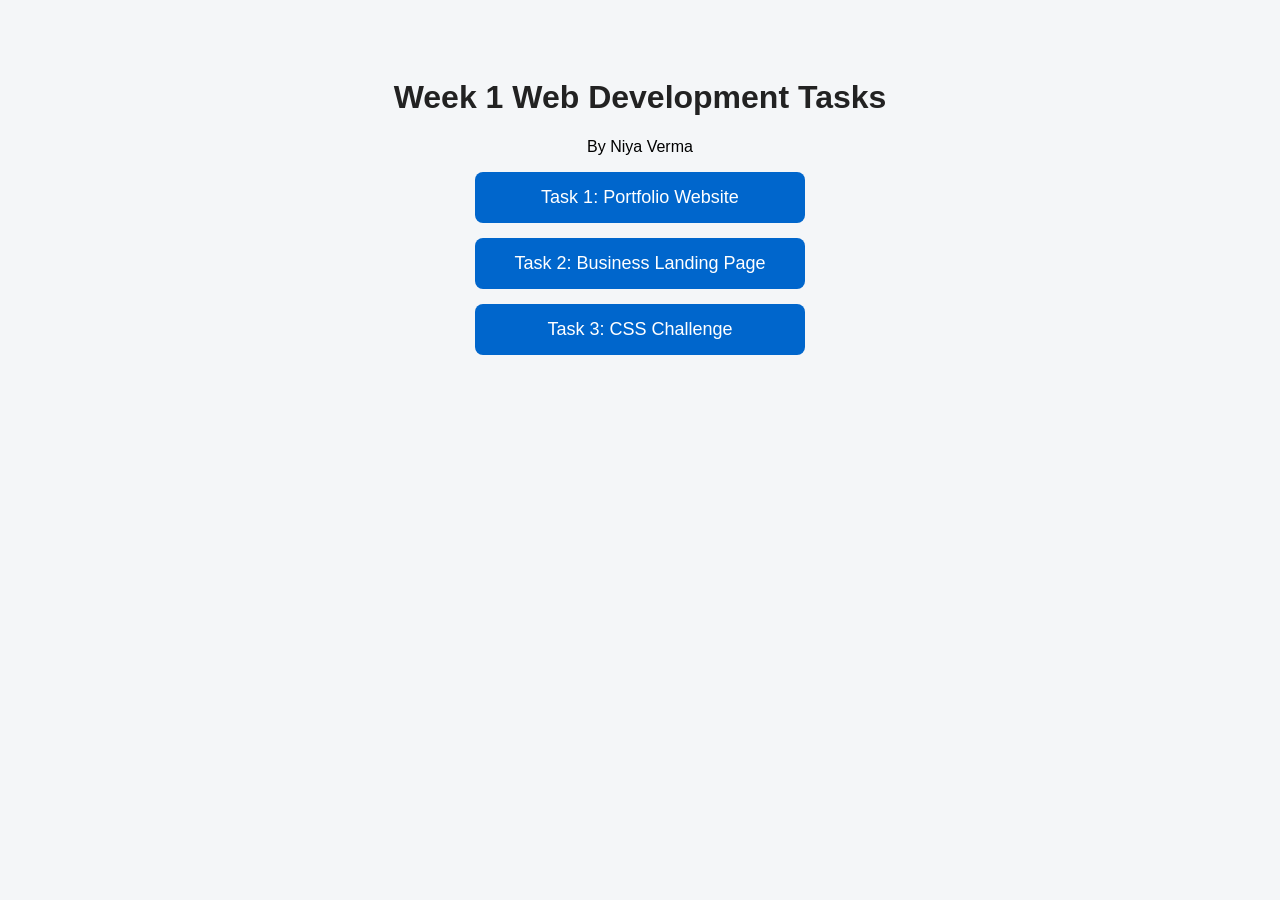
<file: index.html>
<!DOCTYPE html>
<html lang="en">
<head>
  <meta charset="UTF-8">
  <title>Week 1 Assignment - Niya Verma</title>
  <style>
    body { font-family: Arial, sans-serif; text-align: center; padding: 50px; background: #f4f6f8; }
    h1 { color: #222; }
    .btn { display: block; width: 300px; margin: 15px auto; padding: 15px; background: #0066cc; color: white; text-decoration: none; border-radius: 8px; font-size: 18px; }
    .btn:hover { background: #004c99; }
  </style>
</head>
<body>
  <h1>Week 1 Web Development Tasks</h1>
  <p>By Niya Verma</p>
  <a class="btn" href="./1%20portfolio/">Task 1: Portfolio Website</a>
  <a class="btn" href="./business-landing-page/">Task 2: Business Landing Page</a>
  <a class="btn" href="./css/">Task 3: CSS Challenge</a>
</body>
</html>
</file>
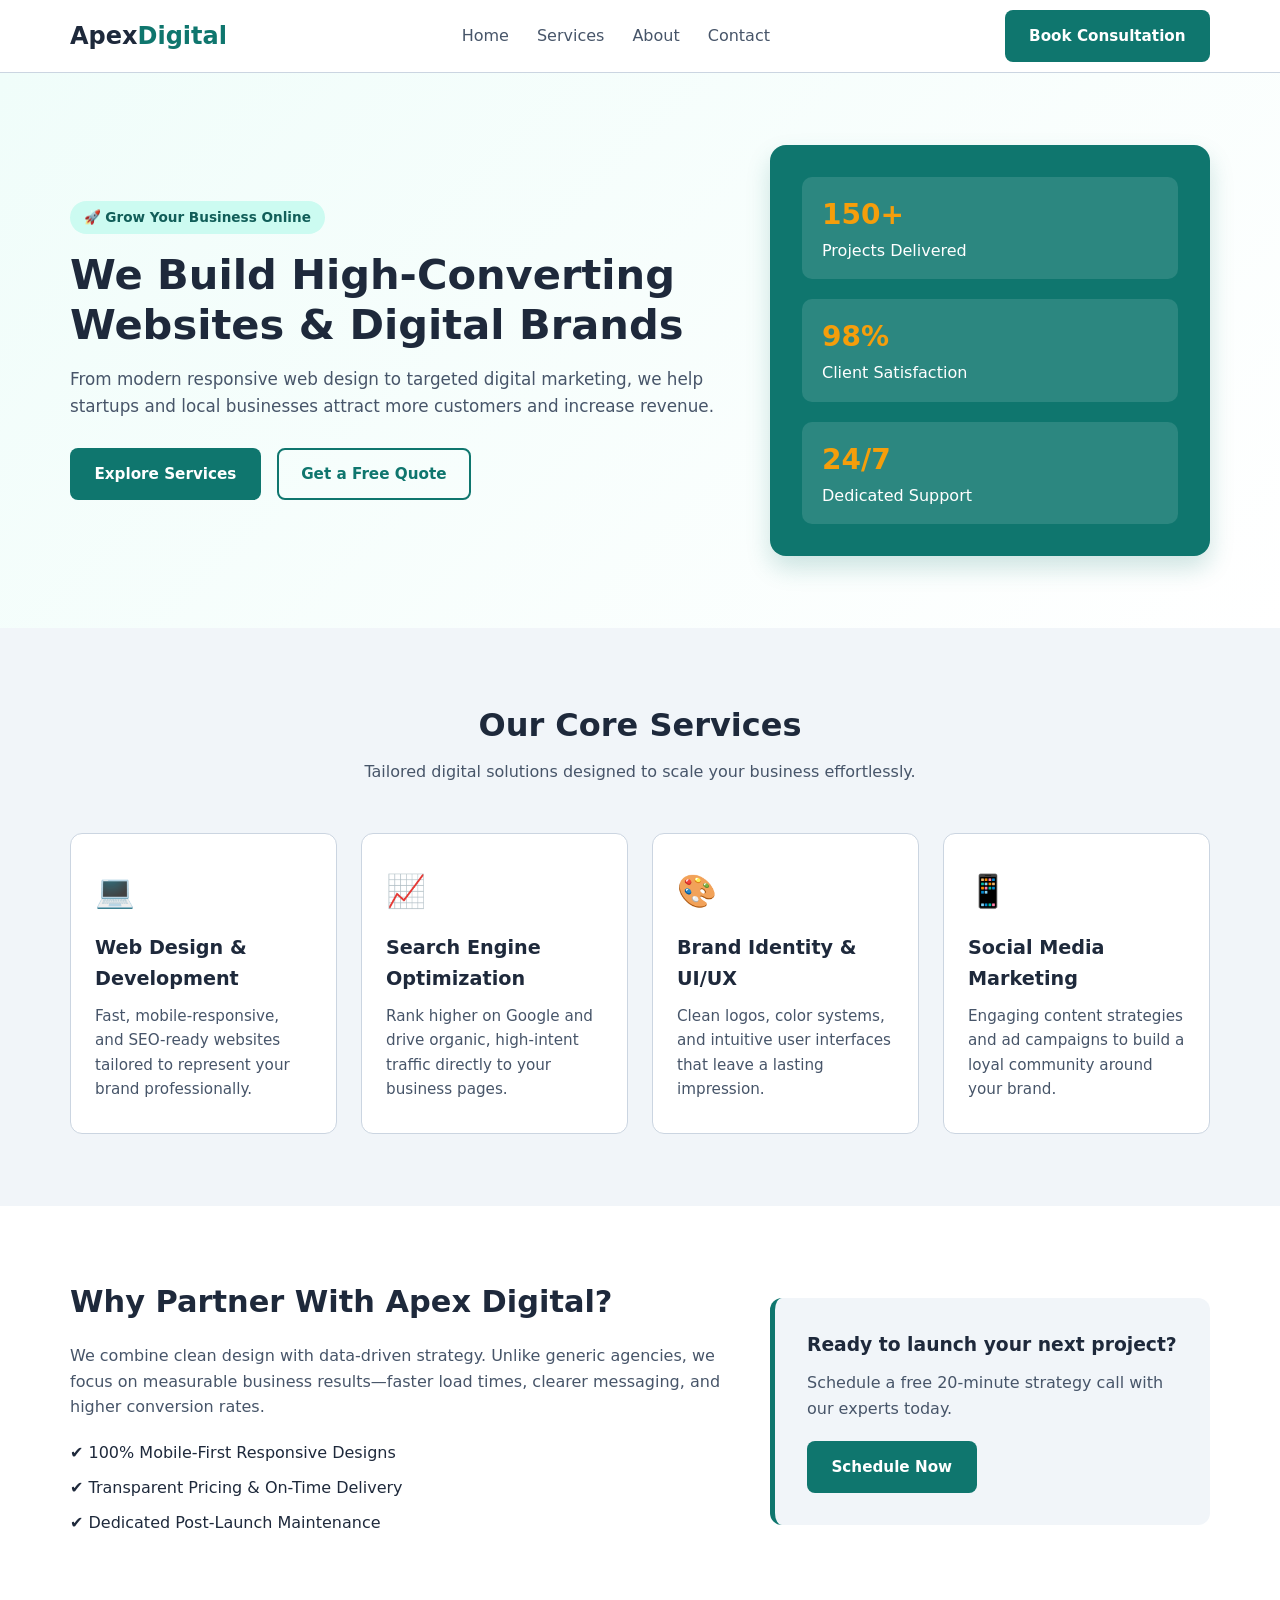
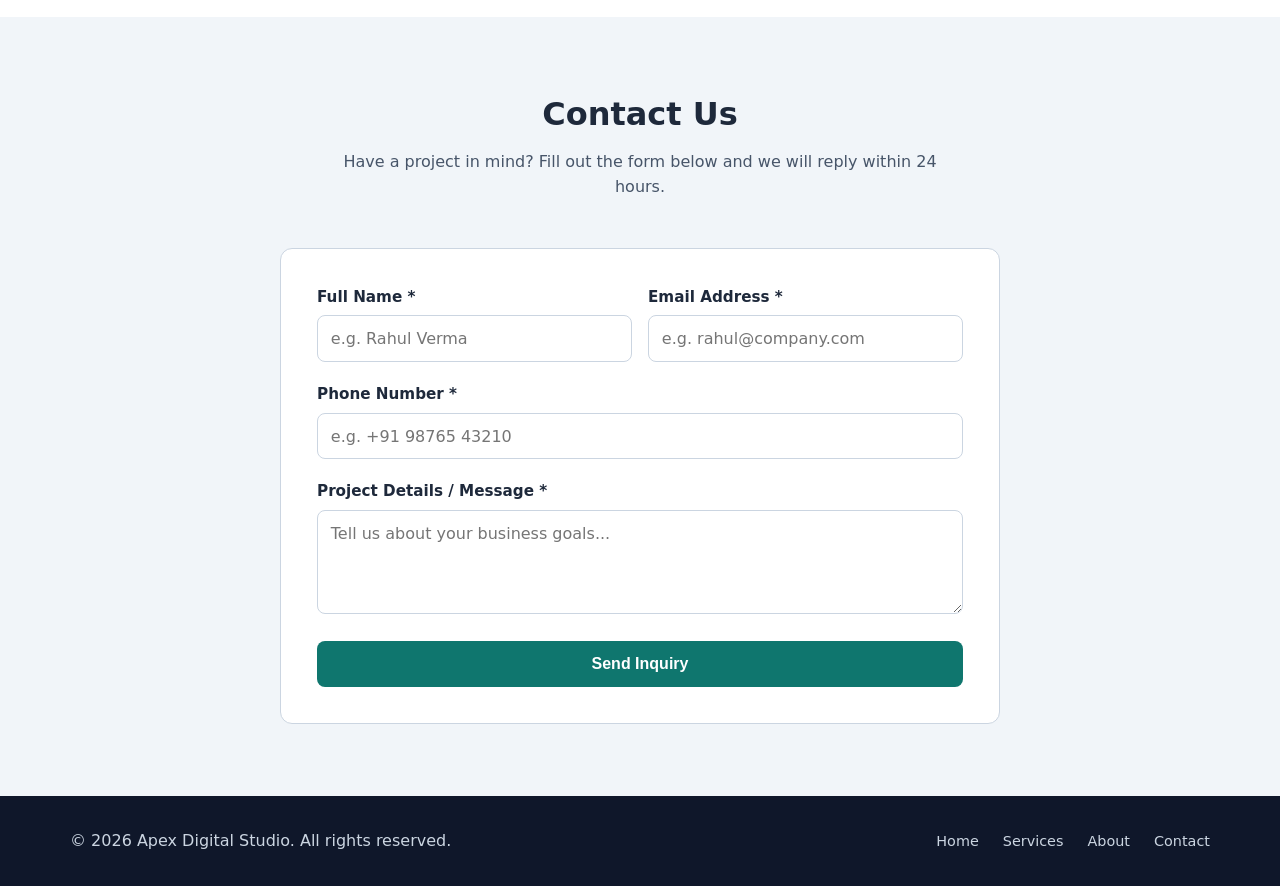
<file: business-landing-page/index.html>
<!DOCTYPE html>
<html lang="en">

<head>
    <meta charset="UTF-8" />
    <meta name="viewport" content="width=device-width, initial-scale=1.0" />
    <title>Apex Digital | Web & Marketing Agency</title>
    <link rel="stylesheet" href="style.css" />
</head>

<body>

    <!-- Navigation Bar -->
    <header>
        <nav class="navbar container">
            <a href="#home" class="logo">Apex<span>Digital</span></a>
            <ul class="nav-links">
                <li><a href="#home">Home</a></li>
                <li><a href="#services">Services</a></li>
                <li><a href="#about">About</a></li>
                <li><a href="#contact">Contact</a></li>
            </ul>
            <a href="#contact" class="btn btn-primary nav-cta">Book Consultation</a>
        </nav>
    </header>

    <main>
        <!-- Hero Section -->
        <section id="home" class="hero">
            <div class="container hero-grid">
                <div class="hero-text">
                    <span class="tagline">🚀 Grow Your Business Online</span>
                    <h1>We Build High-Converting Websites & Digital Brands</h1>
                    <p>
                        From modern responsive web design to targeted digital marketing, we help startups and local
                        businesses attract more customers and increase revenue.
                    </p>
                    <div class="hero-buttons">
                        <a href="#services" class="btn btn-primary">Explore Services</a>
                        <a href="#contact" class="btn btn-outline">Get a Free Quote</a>
                    </div>
                </div>
                <div class="hero-visual">
                    <div class="visual-card">
                        <div class="stat-box">
                            <h3>150+</h3>
                            <p>Projects Delivered</p>
                        </div>
                        <div class="stat-box">
                            <h3>98%</h3>
                            <p>Client Satisfaction</p>
                        </div>
                        <div class="stat-box">
                            <h3>24/7</h3>
                            <p>Dedicated Support</p>
                        </div>
                    </div>
                </div>
            </div>
        </section>

        <!-- Services Section -->
        <section id="services" class="section bg-light">
            <div class="container">
                <div class="section-header">
                    <h2>Our Core Services</h2>
                    <p>Tailored digital solutions designed to scale your business effortlessly.</p>
                </div>

                <div class="services-grid">
                    <article class="service-card">
                        <div class="icon">💻</div>
                        <h3>Web Design & Development</h3>
                        <p>Fast, mobile-responsive, and SEO-ready websites tailored to represent your brand
                            professionally.</p>
                    </article>

                    <article class="service-card">
                        <div class="icon">📈</div>
                        <h3>Search Engine Optimization</h3>
                        <p>Rank higher on Google and drive organic, high-intent traffic directly to your business pages.
                        </p>
                    </article>

                    <article class="service-card">
                        <div class="icon">🎨</div>
                        <h3>Brand Identity & UI/UX</h3>
                        <p>Clean logos, color systems, and intuitive user interfaces that leave a lasting impression.
                        </p>
                    </article>

                    <article class="service-card">
                        <div class="icon">📱</div>
                        <h3>Social Media Marketing</h3>
                        <p>Engaging content strategies and ad campaigns to build a loyal community around your brand.
                        </p>
                    </article>
                </div>
            </div>
        </section>

        <!-- About / Why Choose Us Section -->
        <section id="about" class="section">
            <div class="container about-grid">
                <div>
                    <h2>Why Partner With Apex Digital?</h2>
                    <p>
                        We combine clean design with data-driven strategy. Unlike generic agencies, we focus on
                        measurable business results—faster load times, clearer messaging, and higher conversion rates.
                    </p>
                    <ul class="check-list">
                        <li>✔ 100% Mobile-First Responsive Designs</li>
                        <li>✔ Transparent Pricing & On-Time Delivery</li>
                        <li>✔ Dedicated Post-Launch Maintenance</li>
                    </ul>
                </div>
                <div class="about-highlight">
                    <h3>Ready to launch your next project?</h3>
                    <p>Schedule a free 20-minute strategy call with our experts today.</p>
                    <a href="#contact" class="btn btn-primary">Schedule Now</a>
                </div>
            </div>
        </section>

        <!-- Contact Form Section -->
        <section id="contact" class="section bg-light">
            <div class="container contact-container">
                <div class="section-header">
                    <h2>Contact Us</h2>
                    <p>Have a project in mind? Fill out the form below and we will reply within 24 hours.</p>
                </div>

                <form class="contact-form" action="#" method="POST">
                    <div class="form-row">
                        <div class="form-group">
                            <label for="fullName">Full Name *</label>
                            <input type="text" id="fullName" name="fullName" placeholder="e.g. Rahul Verma" required />
                        </div>

                        <div class="form-group">
                            <label for="email">Email Address *</label>
                            <input type="email" id="email" name="email" placeholder="e.g. rahul@company.com" required />
                        </div>
                    </div>

                    <div class="form-group">
                        <label for="phone">Phone Number *</label>
                        <input type="tel" id="phone" name="phone" placeholder="e.g. +91 98765 43210"
                            pattern="[0-9+\s-]{10,15}" required />
                    </div>

                    <div class="form-group">
                        <label for="message">Project Details / Message *</label>
                        <textarea id="message" name="message" rows="4"
                            placeholder="Tell us about your business goals..." required></textarea>
                    </div>

                    <button type="submit" class="btn btn-primary btn-full">Send Inquiry</button>
                </form>
            </div>
        </section>
    </main>

    <!-- Footer -->
    <footer>
        <div class="container footer-content">
            <p>© 2026 Apex Digital Studio. All rights reserved.</p>
            <div class="footer-links">
                <a href="#home">Home</a>
                <a href="#services">Services</a>
                <a href="#about">About</a>
                <a href="#contact">Contact</a>
            </div>
        </div>
    </footer>

</body>

</html>
</file>
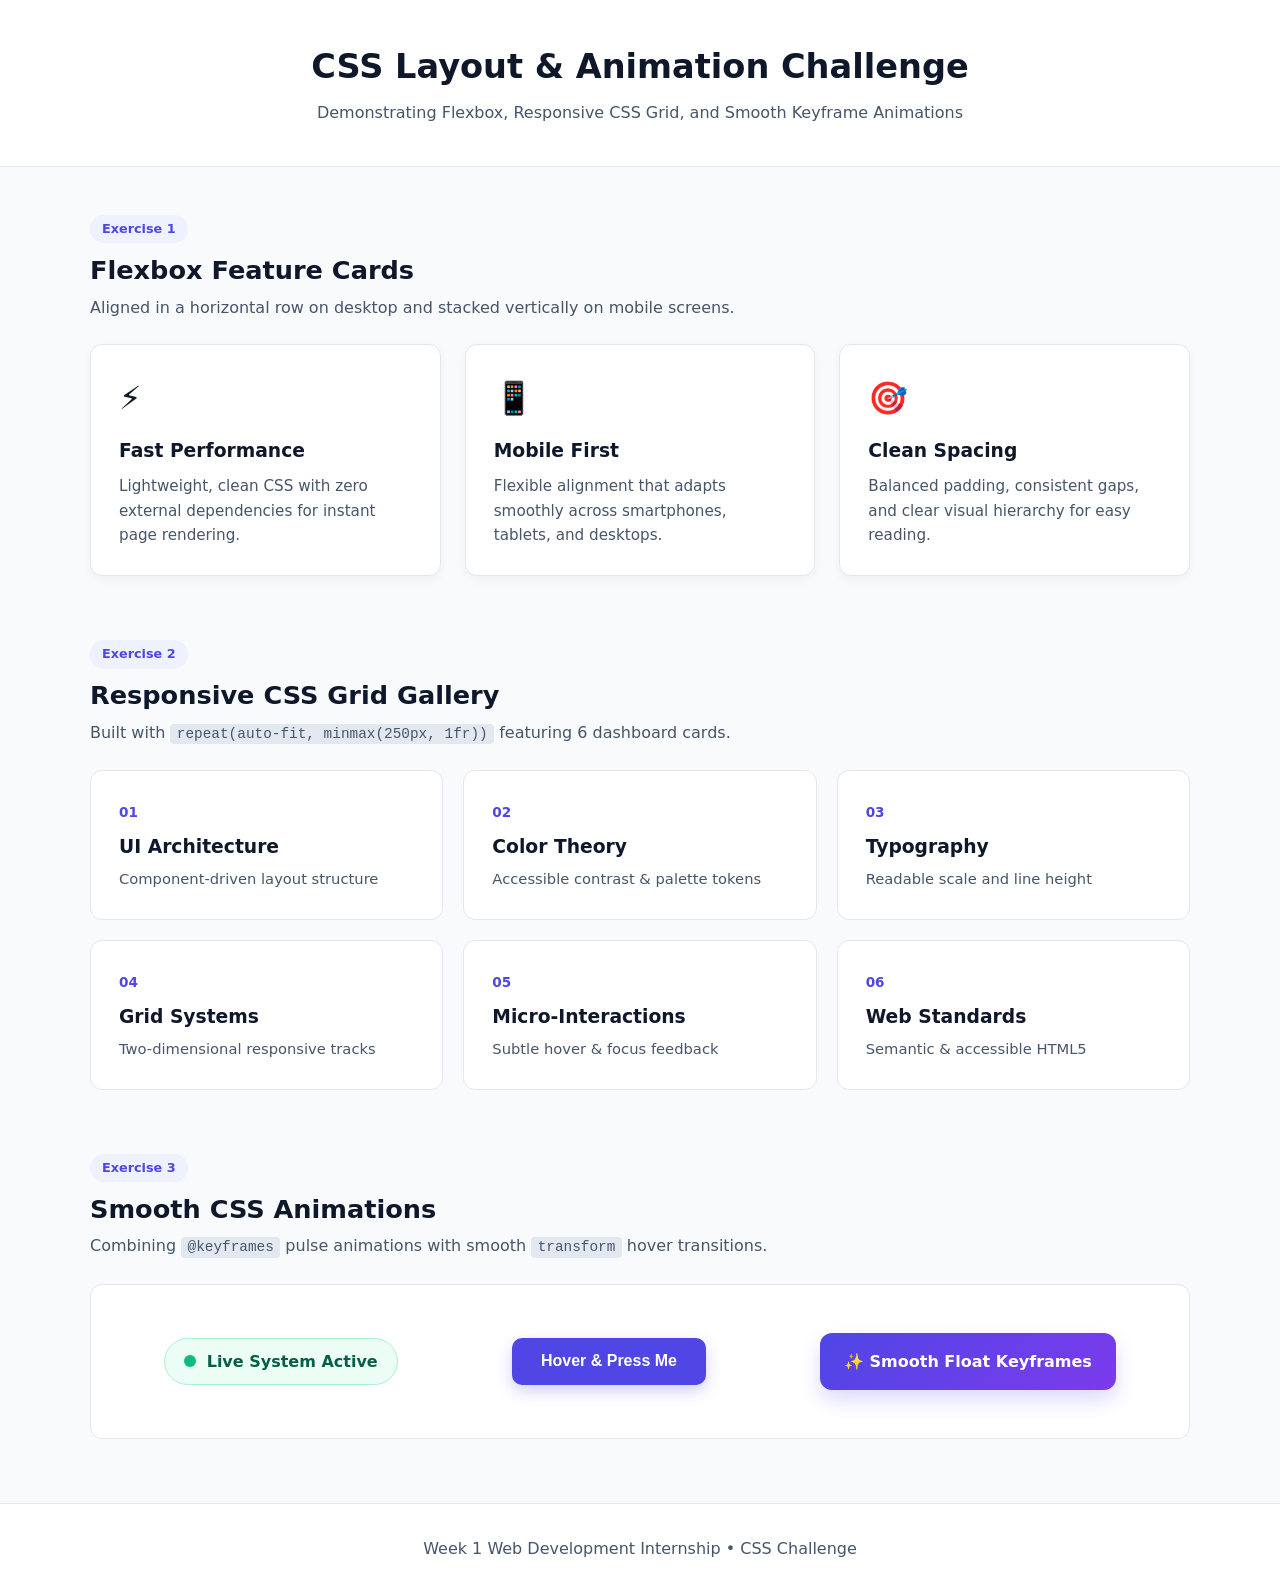
<file: css/index.html>
<!DOCTYPE html>
<html lang="en">

<head>
    <meta charset="UTF-8" />
    <meta name="viewport" content="width=device-width, initial-scale=1.0" />
    <title>Week 1 - CSS Layout & Animation Challenge</title>
    <link rel="stylesheet" href="style.css" />
</head>

<body>

    <header class="page-header">
        <div class="container">
            <h1>CSS Layout & Animation Challenge</h1>
            <p>Demonstrating Flexbox, Responsive CSS Grid, and Smooth Keyframe Animations</p>
        </div>
    </header>

    <main class="container">

        <!-- Exercise 1: Flexbox Layout -->
        <section class="challenge-section">
            <div class="section-info">
                <span class="badge">Exercise 1</span>
                <h2>Flexbox Feature Cards</h2>
                <p>Aligned in a horizontal row on desktop and stacked vertically on mobile screens.</p>
            </div>

            <div class="flex-row">
                <article class="flex-card">
                    <div class="card-icon">⚡</div>
                    <h3>Fast Performance</h3>
                    <p>Lightweight, clean CSS with zero external dependencies for instant page rendering.</p>
                </article>

                <article class="flex-card">
                    <div class="card-icon">📱</div>
                    <h3>Mobile First</h3>
                    <p>Flexible alignment that adapts smoothly across smartphones, tablets, and desktops.</p>
                </article>

                <article class="flex-card">
                    <div class="card-icon">🎯</div>
                    <h3>Clean Spacing</h3>
                    <p>Balanced padding, consistent gaps, and clear visual hierarchy for easy reading.</p>
                </article>
            </div>
        </section>

        <!-- Exercise 2: Grid Layout (6+ Items using repeat()) -->
        <section class="challenge-section">
            <div class="section-info">
                <span class="badge">Exercise 2</span>
                <h2>Responsive CSS Grid Gallery</h2>
                <p>Built with <code>repeat(auto-fit, minmax(250px, 1fr))</code> featuring 6 dashboard cards.</p>
            </div>

            <div class="grid-gallery">
                <div class="grid-item item-1">
                    <span>01</span>
                    <h3>UI Architecture</h3>
                    <p>Component-driven layout structure</p>
                </div>
                <div class="grid-item item-2">
                    <span>02</span>
                    <h3>Color Theory</h3>
                    <p>Accessible contrast & palette tokens</p>
                </div>
                <div class="grid-item item-3">
                    <span>03</span>
                    <h3>Typography</h3>
                    <p>Readable scale and line height</p>
                </div>
                <div class="grid-item item-4">
                    <span>04</span>
                    <h3>Grid Systems</h3>
                    <p>Two-dimensional responsive tracks</p>
                </div>
                <div class="grid-item item-5">
                    <span>05</span>
                    <h3>Micro-Interactions</h3>
                    <p>Subtle hover & focus feedback</p>
                </div>
                <div class="grid-item item-6">
                    <span>06</span>
                    <h3>Web Standards</h3>
                    <p>Semantic & accessible HTML5</p>
                </div>
            </div>
        </section>

        <!-- Exercise 3: CSS Animation Task -->
        <section class="challenge-section">
            <div class="section-info">
                <span class="badge">Exercise 3</span>
                <h2>Smooth CSS Animations</h2>
                <p>Combining <code>@keyframes</code> pulse animations with smooth <code>transform</code> hover
                    transitions.</p>
            </div>

            <div class="animation-stage">
                <!-- Animated Status Pill -->
                <div class="status-badge">
                    <span class="pulse-dot"></span>
                    <span>Live System Active</span>
                </div>

                <!-- Animated Interactive Button -->
                <button class="animated-btn">Hover &amp; Press Me</button>

                <!-- Floating Card Demo -->
                <div class="floating-box">
                    <span>✨ Smooth Float Keyframes</span>
                </div>
            </div>
        </section>

    </main>

    <footer class="page-footer">
        <p>Week 1 Web Development Internship • CSS Challenge</p>
    </footer>

</body>

</html>
</file>
<file: business-landing-page/style.css>
/* Color & Typography Variables */
:root {
    --primary: #0f766e;
    --primary-dark: #115e59;
    --accent: #f59e0b;
    --text-dark: #1e293b;
    --text-muted: #475569;
    --bg-white: #ffffff;
    --bg-light: #f1f5f9;
    --border: #cbd5e1;
}

* {
    margin: 0;
    padding: 0;
    box-sizing: border-box;
}

html {
    scroll-behavior: smooth;
}

body {
    font-family: system-ui, -apple-system, "Segoe UI", Roboto, sans-serif;
    color: var(--text-dark);
    background-color: var(--bg-white);
    line-height: 1.6;
}

.container {
    width: 90%;
    max-width: 1140px;
    margin: 0 auto;
}

/* Navbar */
header {
    background-color: var(--bg-white);
    border-bottom: 1px solid var(--border);
    position: sticky;
    top: 0;
    z-index: 100;
}

.navbar {
    display: flex;
    justify-content: space-between;
    align-items: center;
    min-height: 72px;
    gap: 1rem;
}

.logo {
    font-size: 1.5rem;
    font-weight: 800;
    text-decoration: none;
    color: var(--text-dark);
}

.logo span {
    color: var(--primary);
}

.nav-links {
    display: flex;
    list-style: none;
    gap: 1.75rem;
}

.nav-links a {
    text-decoration: none;
    color: var(--text-muted);
    font-weight: 500;
    transition: color 0.2s ease;
}

.nav-links a:hover {
    color: var(--primary);
}

/* Buttons */
.btn {
    display: inline-block;
    padding: 0.75rem 1.4rem;
    border-radius: 8px;
    font-weight: 600;
    text-decoration: none;
    cursor: pointer;
    border: 2px solid transparent;
    transition: all 0.2s ease;
    font-size: 0.95rem;
}

.btn-primary {
    background-color: var(--primary);
    color: #ffffff;
}

.btn-primary:hover {
    background-color: var(--primary-dark);
}

.btn-outline {
    border-color: var(--primary);
    color: var(--primary);
    background: transparent;
}

.btn-outline:hover {
    background-color: var(--primary);
    color: #ffffff;
}

.btn-full {
    width: 100%;
    font-size: 1rem;
}

/* Hero Section */
.hero {
    padding: 4.5rem 0;
    background: linear-gradient(135deg, #f0fdfa 0%, #ffffff 100%);
}

.hero-grid {
    display: grid;
    grid-template-columns: 1.2fr 0.8fr;
    align-items: center;
    gap: 2.5rem;
}

.tagline {
    display: inline-block;
    background-color: #ccfbf1;
    color: var(--primary-dark);
    padding: 0.35rem 0.85rem;
    border-radius: 20px;
    font-size: 0.85rem;
    font-weight: 700;
    margin-bottom: 1rem;
}

.hero-text h1 {
    font-size: 2.6rem;
    line-height: 1.2;
    margin-bottom: 1rem;
}

.hero-text p {
    color: var(--text-muted);
    font-size: 1.05rem;
    margin-bottom: 1.75rem;
}

.hero-buttons {
    display: flex;
    gap: 1rem;
    flex-wrap: wrap;
}

.visual-card {
    background-color: var(--primary);
    color: #ffffff;
    padding: 2rem;
    border-radius: 16px;
    display: grid;
    gap: 1.25rem;
    box-shadow: 0 12px 24px rgba(15, 118, 110, 0.2);
}

.stat-box {
    background: rgba(255, 255, 255, 0.12);
    padding: 1rem 1.25rem;
    border-radius: 10px;
}

.stat-box h3 {
    font-size: 1.75rem;
    color: var(--accent);
}

/* Sections */
.section {
    padding: 4.5rem 0;
}

.bg-light {
    background-color: var(--bg-light);
}

.section-header {
    text-align: center;
    max-width: 600px;
    margin: 0 auto 3rem;
}

.section-header h2 {
    font-size: 2rem;
    margin-bottom: 0.5rem;
}

.section-header p {
    color: var(--text-muted);
}

/* Services Grid */
.services-grid {
    display: grid;
    grid-template-columns: repeat(auto-fit, minmax(240px, 1fr));
    gap: 1.5rem;
}

.service-card {
    background-color: var(--bg-white);
    padding: 2rem 1.5rem;
    border-radius: 12px;
    border: 1px solid var(--border);
    transition: transform 0.2s ease, box-shadow 0.2s ease;
}

.service-card:hover {
    transform: translateY(-5px);
    box-shadow: 0 10px 20px rgba(0, 0, 0, 0.06);
}

.service-card .icon {
    font-size: 2rem;
    margin-bottom: 1rem;
}

.service-card h3 {
    margin-bottom: 0.6rem;
    font-size: 1.2rem;
}

.service-card p {
    color: var(--text-muted);
    font-size: 0.95rem;
}

/* About Section */
.about-grid {
    display: grid;
    grid-template-columns: 1.2fr 0.8fr;
    gap: 2.5rem;
    align-items: center;
}

.about-grid h2 {
    font-size: 1.9rem;
    margin-bottom: 1rem;
}

.about-grid p {
    color: var(--text-muted);
    margin-bottom: 1.25rem;
}

.check-list {
    list-style: none;
}

.check-list li {
    margin-bottom: 0.6rem;
    font-weight: 500;
}

.about-highlight {
    background-color: var(--bg-light);
    padding: 2rem;
    border-radius: 12px;
    border-left: 5px solid var(--primary);
}

.about-highlight h3 {
    margin-bottom: 0.6rem;
}

/* Contact Form */
.contact-container {
    max-width: 720px;
}

.contact-form {
    background-color: var(--bg-white);
    padding: 2.25rem;
    border-radius: 12px;
    border: 1px solid var(--border);
}

.form-row {
    display: grid;
    grid-template-columns: 1fr 1fr;
    gap: 1rem;
}

.form-group {
    margin-bottom: 1.25rem;
}

.form-group label {
    display: block;
    font-weight: 600;
    margin-bottom: 0.4rem;
    font-size: 0.95rem;
}

.form-group input,
.form-group textarea {
    width: 100%;
    padding: 0.8rem;
    border: 1px solid var(--border);
    border-radius: 8px;
    font-family: inherit;
    font-size: 1rem;
}

.form-group input:focus,
.form-group textarea:focus {
    outline: 2px solid var(--primary);
    border-color: transparent;
}

/* Footer */
footer {
    background-color: #0f172a;
    color: #cbd5e1;
    padding: 2rem 0;
}

.footer-content {
    display: flex;
    justify-content: space-between;
    align-items: center;
    flex-wrap: wrap;
    gap: 1rem;
}

.footer-links {
    display: flex;
    gap: 1.5rem;
}

.footer-links a {
    color: #cbd5e1;
    text-decoration: none;
    font-size: 0.9rem;
}

.footer-links a:hover {
    color: #ffffff;
}

/* Mobile Responsiveness (Below 768px) */
@media (max-width: 768px) {
    .navbar {
        flex-direction: column;
        padding: 1rem 0;
    }

    .nav-links {
        gap: 1rem;
        flex-wrap: wrap;
        justify-content: center;
    }

    .hero {
        padding: 3rem 0;
    }

    .hero-grid,
    .about-grid,
    .form-row {
        grid-template-columns: 1fr;
    }

    .hero-text h1 {
        font-size: 2rem;
    }

    .contact-form {
        padding: 1.5rem;
    }

    .footer-content {
        flex-direction: column;
        text-align: center;
    }
}
</file>
<file: css/style.css>
/* Base Styles */
:root {
    --primary: #4f46e5;
    --primary-light: #eef2ff;
    --accent: #10b981;
    --bg: #f8fafc;
    --surface: #ffffff;
    --text-main: #0f172a;
    --text-muted: #475569;
    --border: #e2e8f0;
}

* {
    margin: 0;
    padding: 0;
    box-sizing: border-box;
}

body {
    font-family: system-ui, -apple-system, "Segoe UI", Roboto, sans-serif;
    background-color: var(--bg);
    color: var(--text-main);
    line-height: 1.6;
}

.container {
    width: 90%;
    max-width: 1100px;
    margin: 0 auto;
}

/* Header */
.page-header {
    background-color: var(--surface);
    border-bottom: 1px solid var(--border);
    padding: 2.5rem 0;
    text-align: center;
    margin-bottom: 3rem;
}

.page-header h1 {
    font-size: 2.1rem;
    margin-bottom: 0.4rem;
}

.page-header p {
    color: var(--text-muted);
}

/* Section Layout */
.challenge-section {
    margin-bottom: 4rem;
}

.section-info {
    margin-bottom: 1.5rem;
}

.badge {
    display: inline-block;
    background-color: var(--primary-light);
    color: var(--primary);
    font-size: 0.8rem;
    font-weight: 700;
    padding: 0.25rem 0.75rem;
    border-radius: 20px;
    margin-bottom: 0.4rem;
}

.section-info h2 {
    font-size: 1.6rem;
    margin-bottom: 0.25rem;
}

.section-info p {
    color: var(--text-muted);
}

code {
    background-color: #e2e8f0;
    padding: 0.15rem 0.4rem;
    border-radius: 4px;
    font-size: 0.9rem;
}

/* =========================================
   EXERCISE 1: FLEXBOX LAYOUT
========================================= */
.flex-row {
    display: flex;
    justify-content: space-between;
    align-items: stretch;
    gap: 1.5rem;
}

.flex-card {
    flex: 1;
    background-color: var(--surface);
    border: 1px solid var(--border);
    border-radius: 12px;
    padding: 1.75rem;
    box-shadow: 0 4px 10px rgba(0, 0, 0, 0.04);
    transition: transform 0.25s ease, box-shadow 0.25s ease, border-color 0.25s ease;
}

.flex-card:hover {
    transform: translateY(-6px);
    box-shadow: 0 12px 24px rgba(79, 70, 229, 0.12);
    border-color: var(--primary);
}

.card-icon {
    font-size: 2rem;
    margin-bottom: 0.75rem;
}

.flex-card h3 {
    margin-bottom: 0.5rem;
}

.flex-card p {
    color: var(--text-muted);
    font-size: 0.95rem;
}

/* =========================================
   EXERCISE 2: GRID LAYOUT (6 ITEMS)
========================================= */
.grid-gallery {
    display: grid;
    grid-template-columns: repeat(auto-fit, minmax(280px, 1fr));
    gap: 1.25rem;
}

.grid-item {
    background-color: var(--surface);
    border: 1px solid var(--border);
    border-radius: 12px;
    padding: 1.75rem;
    position: relative;
    overflow: hidden;
    transition: transform 0.25s ease, background-color 0.25s ease;
}

.grid-item:hover {
    transform: scale(1.02);
    background-color: var(--primary-light);
}

.grid-item span {
    display: inline-block;
    font-size: 0.85rem;
    font-weight: 800;
    color: var(--primary);
    margin-bottom: 0.5rem;
}

.grid-item h3 {
    margin-bottom: 0.35rem;
}

.grid-item p {
    color: var(--text-muted);
    font-size: 0.92rem;
}

/* =========================================
   EXERCISE 3: CSS ANIMATION
========================================= */
.animation-stage {
    background-color: var(--surface);
    border: 1px solid var(--border);
    border-radius: 12px;
    padding: 3rem 2rem;
    display: flex;
    justify-content: space-around;
    align-items: center;
    flex-wrap: wrap;
    gap: 2rem;
}

/* 1. Pulse Dot Keyframes */
.status-badge {
    display: flex;
    align-items: center;
    gap: 0.65rem;
    background-color: #ecfdf5;
    color: #065f46;
    padding: 0.6rem 1.2rem;
    border-radius: 30px;
    font-weight: 600;
    border: 1px solid #a7f3d0;
}

.pulse-dot {
    width: 12px;
    height: 12px;
    background-color: var(--accent);
    border-radius: 50%;
    animation: pulseRing 1.6s infinite ease-in-out;
}

@keyframes pulseRing {
    0% {
        transform: scale(0.95);
        box-shadow: 0 0 0 0 rgba(16, 185, 129, 0.7);
    }

    70% {
        transform: scale(1.1);
        box-shadow: 0 0 0 10px rgba(16, 185, 129, 0);
    }

    100% {
        transform: scale(0.95);
        box-shadow: 0 0 0 0 rgba(16, 185, 129, 0);
    }
}

/* 2. Interactive Transform Button */
.animated-btn {
    background-color: var(--primary);
    color: #ffffff;
    border: none;
    padding: 0.9rem 1.8rem;
    border-radius: 10px;
    font-size: 1rem;
    font-weight: 600;
    cursor: pointer;
    box-shadow: 0 6px 15px rgba(79, 70, 229, 0.25);
    transition: transform 0.2s ease, background-color 0.2s ease, box-shadow 0.2s ease;
}

.animated-btn:hover {
    background-color: #4338ca;
    transform: translateY(-4px) scale(1.03);
    box-shadow: 0 12px 22px rgba(79, 70, 229, 0.35);
}

.animated-btn:active {
    transform: translateY(0) scale(0.98);
}

/* 3. Smooth Floating Keyframes */
.floating-box {
    background: linear-gradient(135deg, #4f46e5, #7c3aed);
    color: #ffffff;
    padding: 1rem 1.5rem;
    border-radius: 12px;
    font-weight: 600;
    box-shadow: 0 10px 20px rgba(79, 70, 229, 0.2);
    animation: smoothFloat 3s ease-in-out infinite;
}

@keyframes smoothFloat {

    0%,
    100% {
        transform: translateY(0);
    }

    50% {
        transform: translateY(-8px);
    }
}

/* Footer */
.page-footer {
    text-align: center;
    padding: 2rem 0;
    color: var(--text-muted);
    border-top: 1px solid var(--border);
    background-color: var(--surface);
}

/* Mobile Responsiveness */
@media (max-width: 768px) {
    .flex-row {
        flex-direction: column;
    }

    .animation-stage {
        flex-direction: column;
    }
}
</file>
